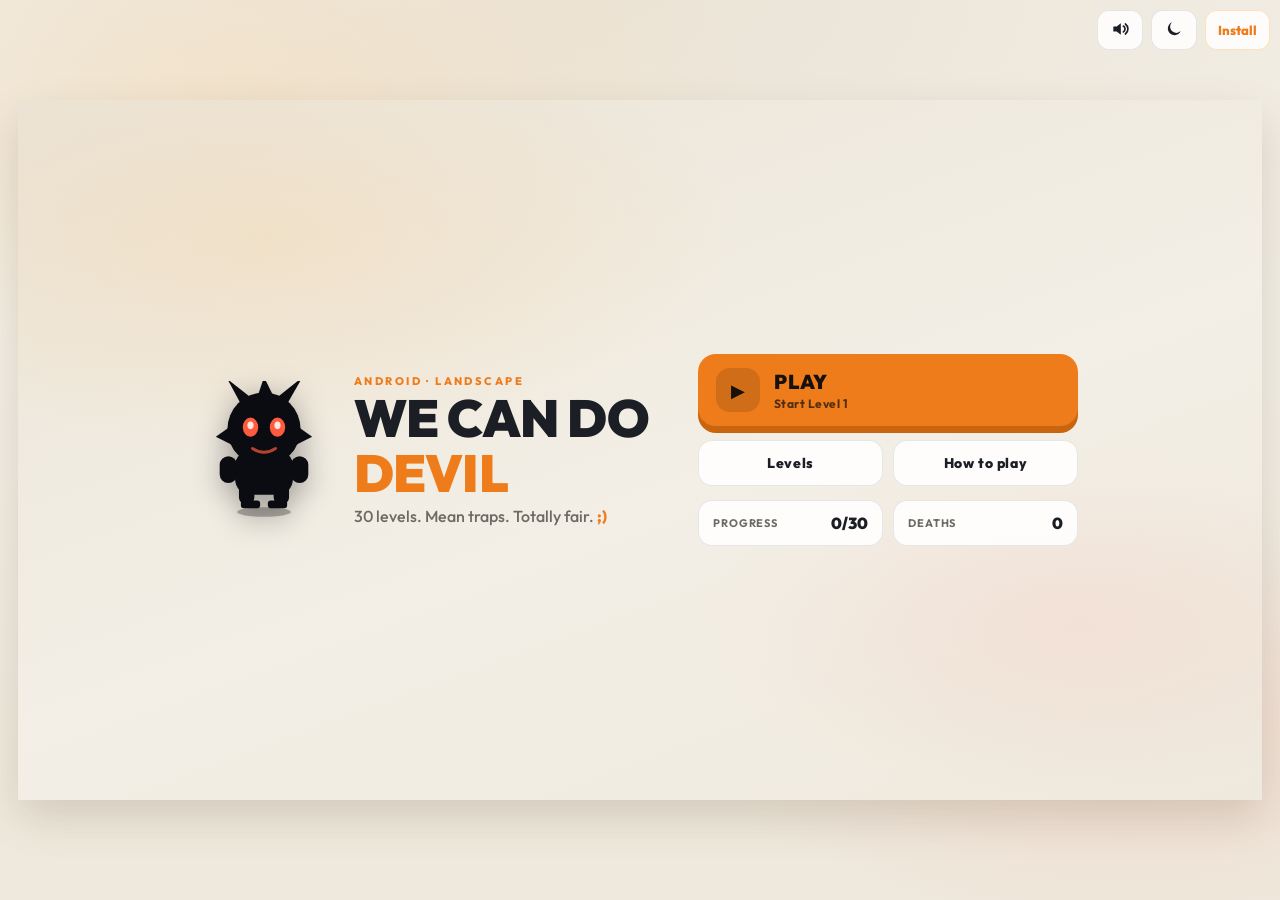
<file: index.html>
﻿<!doctype html>
<html lang="en" data-theme="dark">
  <head>
    <meta charset="UTF-8" />
    <meta name="viewport" content="width=device-width, initial-scale=1.0, maximum-scale=1.0, user-scalable=no, viewport-fit=cover" />
    <meta name="theme-color" content="#14161d" />
    <meta name="screen-orientation" content="landscape" />
    <title>We Can Do Devil</title>
    <meta name="description" content="A cute precision platformer with tricky traps and 30 levels. Landscape mobile game." />
    <meta property="og:title" content="We Can Do Devil" />
    <meta property="og:description" content="A cute precision platformer with tricky traps and 30 levels." />
    <meta property="og:type" content="website" />
    <meta name="twitter:card" content="summary_large_image" />
    <meta name="mobile-web-app-capable" content="yes" />
    <meta name="apple-mobile-web-app-capable" content="yes" />
    <meta name="apple-mobile-web-app-status-bar-style" content="black-translucent" />
    <meta name="apple-mobile-web-app-title" content="We Can Do Devil" />
    <link rel="manifest" href="./manifest.json" />
    <link rel="icon" type="image/svg+xml" href="./icon.svg" />
    <link rel="apple-touch-icon" href="./icon.svg" />
    <link rel="preconnect" href="https://fonts.googleapis.com" />
    <link rel="preconnect" href="https://fonts.gstatic.com" crossorigin />
    <link href="https://fonts.googleapis.com/css2?family=Outfit:wght@400;500;600;700;800;900&display=swap" rel="stylesheet" />
    <script type="module" crossorigin src="./assets/index-De9Zyb-N.js"></script>
    <link rel="modulepreload" crossorigin href="./assets/three.core-CCTtPcqR.js">
    <link rel="modulepreload" crossorigin href="./assets/BufferGeometryUtils-biHUlhMJ.js">
    <link rel="modulepreload" crossorigin href="./assets/HandPoses-DaabQczj.js">
    <link rel="modulepreload" crossorigin href="./assets/ThreeDisposal-ByyJ91mK.js">
    <link rel="modulepreload" crossorigin href="./assets/Pass-BI-sUX_o.js">
    <link rel="modulepreload" crossorigin href="./assets/preload-helper-DclECHGd.js">
    <link rel="modulepreload" crossorigin href="./assets/ModelLoader-D724xuoS.js">
    <link rel="modulepreload" crossorigin href="./assets/UITextInput-BegEpSxN.js">
    <link rel="modulepreload" crossorigin href="./assets/PanelMaterialFactory-B_TD-cvQ.js">
    <link rel="modulepreload" crossorigin href="./assets/three.module-2ttZKR7F.js">
    <link rel="modulepreload" crossorigin href="./assets/dist-CMedSjkm.js">
    <link rel="stylesheet" crossorigin href="./assets/index-B0c76IM-.css">
  </head>
  <body>
    <!-- Compact top tools (mobile-first) -->
    <div id="topbar">
      <button id="btn-mute" class="ic-btn" aria-label="Toggle sound" title="Sound">
        <span id="ic-mute"></span>
      </button>
      <button id="btn-theme" class="ic-btn" aria-label="Toggle theme" title="Theme">
        <span id="ic-theme"></span>
      </button>
      <button id="btn-install-apk" class="ic-btn apk-btn" aria-label="Install App" title="Install on Android">
        <span>Install</span>
      </button>
    </div>

    <div id="stage">
      <canvas id="game" width="960" height="540"></canvas>

      <!-- HUD -->
      <div id="hud" class="hidden">
        <div class="hud-left">
          <button id="hud-menu-btn" class="hud-pill-btn" title="Pause" aria-label="Pause">☰</button>
          <span id="hud-levelnum" class="pill">1</span>
          <span id="hud-levelname">NOTHING TO SEE HERE</span>
        </div>
        <div class="hud-right">
          <span class="skull" aria-hidden="true">☠</span><span id="hud-deaths">0</span>
        </div>
      </div>

      <!-- HOME / LEVELS / HOWTO -->
      <div id="menu">
        <div class="menu-shell">
          <!-- HOME -->
          <section id="panel-home" class="panel active">
            <div class="home-layout">
              <div class="home-hero">
                <div class="mascot" aria-hidden="true">
                  <svg class="mascot-svg" viewBox="0 0 128 144" width="118" height="132">
                    <ellipse cx="64" cy="136" rx="28" ry="5" fill="#000" opacity="0.28"/>
                    <g fill="#0B0C12">
                      <g class="mascot-leg mascot-leg-l">
                        <rect x="38" y="100" width="16" height="28" rx="7"/>
                        <rect x="40" y="124" width="20" height="8" rx="3"/>
                      </g>
                      <g class="mascot-leg mascot-leg-r">
                        <rect x="74" y="100" width="16" height="28" rx="7"/>
                        <rect x="68" y="124" width="20" height="8" rx="3"/>
                      </g>
                      <rect x="34" y="72" width="60" height="46" rx="16"/>
                      <g class="mascot-arm mascot-arm-l">
                        <rect x="18" y="78" width="18" height="28" rx="9"/>
                      </g>
                      <g class="mascot-arm mascot-arm-r">
                        <rect x="92" y="78" width="18" height="28" rx="9"/>
                      </g>
                      <circle cx="64" cy="50" r="38"/>
                      <path d="M40 24 L26 -2 L54 20Z"/>
                      <path d="M88 24 L104 -4 L74 20Z"/>
                      <path d="M58 14 L64 -4 L74 16Z"/>
                      <path d="M28 48 L14 58 L30 66Z"/>
                      <path d="M100 48 L114 58 L98 66Z"/>
                    </g>
                    <ellipse cx="50" cy="48" rx="8" ry="10" fill="#FF5A3D"/>
                    <ellipse cx="78" cy="48" rx="8" ry="10" fill="#FF5A3D"/>
                    <ellipse cx="50" cy="46" rx="3.2" ry="4" fill="#FFE8DE"/>
                    <ellipse cx="78" cy="46" rx="3.2" ry="4" fill="#FFE8DE"/>
                    <path d="M52 70 Q64 78 76 70" fill="none" stroke="#FF5A3D" stroke-width="3" stroke-linecap="round" opacity="0.7"/>
                  </svg>
                </div>
                <div class="home-copy">
                  <p class="brand-kicker">ANDROID · LANDSCAPE</p>
                  <h1 class="title"><span class="t-brand">WE CAN DO</span><span class="t-devil">DEVIL</span></h1>
                  <p class="subtitle">30 levels. Mean traps. Totally fair. <span class="wink">;)</span></p>
                </div>
              </div>

              <div class="home-actions">
                <button id="play-btn" class="cta-play">
                  <span class="cta-play-icon" aria-hidden="true">▶</span>
                  <span class="cta-play-text">
                    <strong id="play-label">PLAY</strong>
                    <small id="play-sub">Level 1</small>
                  </span>
                </button>

                <div class="home-secondary">
                  <button id="btn-levels" class="chip-btn" type="button">Levels</button>
                  <button id="btn-howto" class="chip-btn" type="button">How to play</button>
                </div>

                <div class="home-stats">
                  <div class="stat-pill"><span>Progress</span><strong id="stat-progress">0/30</strong></div>
                  <div class="stat-pill"><span>Deaths</span><strong id="menu-deaths">0</strong></div>
                </div>
              </div>
            </div>
          </section>

          <!-- LEVELS -->
          <section id="panel-levels" class="panel">
            <div class="panel-bar">
              <button id="levels-back" class="back-btn" type="button" aria-label="Back">←</button>
              <div class="panel-bar-copy">
                <h2>Choose Level</h2>
                <p id="levels-hint">Cleared levels glow amber. Locked levels stay closed.</p>
              </div>
              <div class="stat-pill compact"><span>Done</span><strong id="stat-progress-levels">0/30</strong></div>
            </div>
            <div id="level-grid" class="level-grid"></div>
            <p class="levels-foot">Tap any unlocked level to jump in.</p>
          </section>

          <!-- HOW TO PLAY -->
          <section id="panel-howto" class="panel">
            <div class="panel-bar">
              <button id="howto-back" class="back-btn" type="button" aria-label="Back">←</button>
              <div class="panel-bar-copy">
                <h2>How to play</h2>
                <p>Phone on its side. Fingers do the rest.</p>
              </div>
            </div>
            <div class="howto-grid">
              <div class="howto-card">
                <div class="howto-icon">◀ ▶</div>
                <h3>Move</h3>
                <p>Left side arrows move Pip.</p>
              </div>
              <div class="howto-card">
                <div class="howto-icon">▲</div>
                <h3>Jump</h3>
                <p>Right big button to jump.</p>
              </div>
              <div class="howto-card">
                <div class="howto-icon">↻</div>
                <h3>Restart</h3>
                <p>Instant restart when a trap wins.</p>
              </div>
              <div class="howto-card">
                <div class="howto-icon">🚪</div>
                <h3>Goal</h3>
                <p>Reach the exit door. Trust nothing.</p>
              </div>
            </div>
            <button id="howto-play" class="primary-btn howto-cta" type="button">Got it — Play</button>
            <p class="legal-links">
              <a href="/privacy.html" target="_blank" rel="noopener">Privacy Policy</a>
              · Original game · Not affiliated with other titles
            </p>
          </section>
        </div>
      </div>

      <!-- PAUSE -->
      <div id="pause-modal" class="hidden">
        <div class="pause-box">
          <h2>Paused</h2>
          <p>The portal is still waiting… probably.</p>
          <div class="pause-actions">
            <button id="pause-resume-btn" class="primary-btn">Resume</button>
            <button id="pause-restart-btn" class="secondary-btn">Restart Level</button>
            <button id="pause-menu-btn" class="outline-btn">Home</button>
          </div>
        </div>
      </div>

      <!-- END SCREEN -->
      <div id="end-screen" class="hidden">
        <div class="menu-shell end-shell">
          <div class="mascot" aria-hidden="true">
            <svg class="mascot-svg" viewBox="0 0 128 144" width="96" height="108">
              <g fill="#2A2C35">
                <rect x="40" y="106" width="20" height="22" rx="6"/>
                <rect x="68" y="106" width="20" height="22" rx="6"/>
                <rect x="34" y="74" width="60" height="46" rx="16"/>
                <rect x="22" y="80" width="18" height="26" rx="9"/>
                <rect x="88" y="80" width="18" height="26" rx="9"/>
                <circle cx="64" cy="52" r="38"/>
                <path d="M40 26 L30 2 L54 22Z"/>
                <path d="M88 26 L100 0 L74 22Z"/>
              </g>
              <rect x="42" y="108" width="16" height="18" rx="5" fill="#E89A28"/>
              <rect x="70" y="108" width="16" height="18" rx="5" fill="#E89A28"/>
              <rect x="38" y="78" width="52" height="40" rx="14" fill="#FFC14D"/>
              <rect x="62" y="86" width="22" height="26" rx="8" fill="#E89A28"/>
              <rect x="26" y="84" width="14" height="22" rx="7" fill="#FFC14D"/>
              <rect x="88" y="84" width="14" height="22" rx="7" fill="#FFC14D"/>
              <circle cx="64" cy="52" r="34" fill="#FFC14D"/>
              <path d="M70 42 A22 22 0 0 1 86 62 L70 56 Z" fill="#E89A28"/>
              <path d="M44 28 L36 8 L52 24Z" fill="#FF6B45"/>
              <path d="M84 28 L94 6 L76 24Z" fill="#FF6B45"/>
              <circle cx="52" cy="48" r="9" fill="#fff"/>
              <circle cx="78" cy="48" r="9" fill="#fff"/>
              <circle cx="54" cy="49" r="4.2" fill="#2A2C35"/>
              <circle cx="80" cy="49" r="4.2" fill="#2A2C35"/>
              <rect x="58" y="58" width="12" height="9" rx="3" fill="#FF6B45"/>
              <path d="M54 72 Q64 78 74 72" fill="none" stroke="#2A2C35" stroke-width="3" stroke-linecap="round"/>
            </svg>
          </div>
          <h1 class="end-title">YOU BEAT<br />THE DEVIL</h1>
          <p class="end-sub">…or Pip let you win on purpose.</p>
          <p class="end-stats">You died <span id="end-deaths">0</span> times across 30 levels.<br /><strong id="end-roast"></strong></p>
          <div class="menu-buttons">
            <button id="end-play-again-btn" class="cta-play compact">Play Again</button>
            <button id="end-menu-btn" class="chip-btn">Home</button>
          </div>
        </div>
      </div>
    </div>

    <!-- TOUCH CONTROLS -->
    <div id="touch-controls" class="hidden">
      <div class="tc-group tc-move">
        <button id="tc-left" class="tc-btn" aria-label="Move left">
          <svg viewBox="0 0 24 24" width="30" height="30"><path d="M15 5 L7 12 L15 19" fill="none" stroke="currentColor" stroke-width="3.2" stroke-linecap="round" stroke-linejoin="round"/></svg>
        </button>
        <button id="tc-right" class="tc-btn" aria-label="Move right">
          <svg viewBox="0 0 24 24" width="30" height="30"><path d="M9 5 L17 12 L9 19" fill="none" stroke="currentColor" stroke-width="3.2" stroke-linecap="round" stroke-linejoin="round"/></svg>
        </button>
      </div>
      <div class="tc-group tc-actions">
        <button id="tc-restart" class="tc-btn tc-small" aria-label="Restart level">
          <svg viewBox="0 0 24 24" width="22" height="22"><path d="M4 12 a8 8 0 1 1 2.4 5.7 M4 12 V6 M4 12 H10" fill="none" stroke="currentColor" stroke-width="2.6" stroke-linecap="round" stroke-linejoin="round"/></svg>
        </button>
        <button id="tc-jump" class="tc-btn tc-jump" aria-label="Jump">
          <svg viewBox="0 0 24 24" width="36" height="36"><path d="M5 15 L12 7 L19 15" fill="none" stroke="currentColor" stroke-width="3.2" stroke-linecap="round" stroke-linejoin="round"/></svg>
        </button>
      </div>
    </div>

    <div id="rotate-hint">↻ Turn your phone sideways to play</div>

  </body>
</html>
</file>
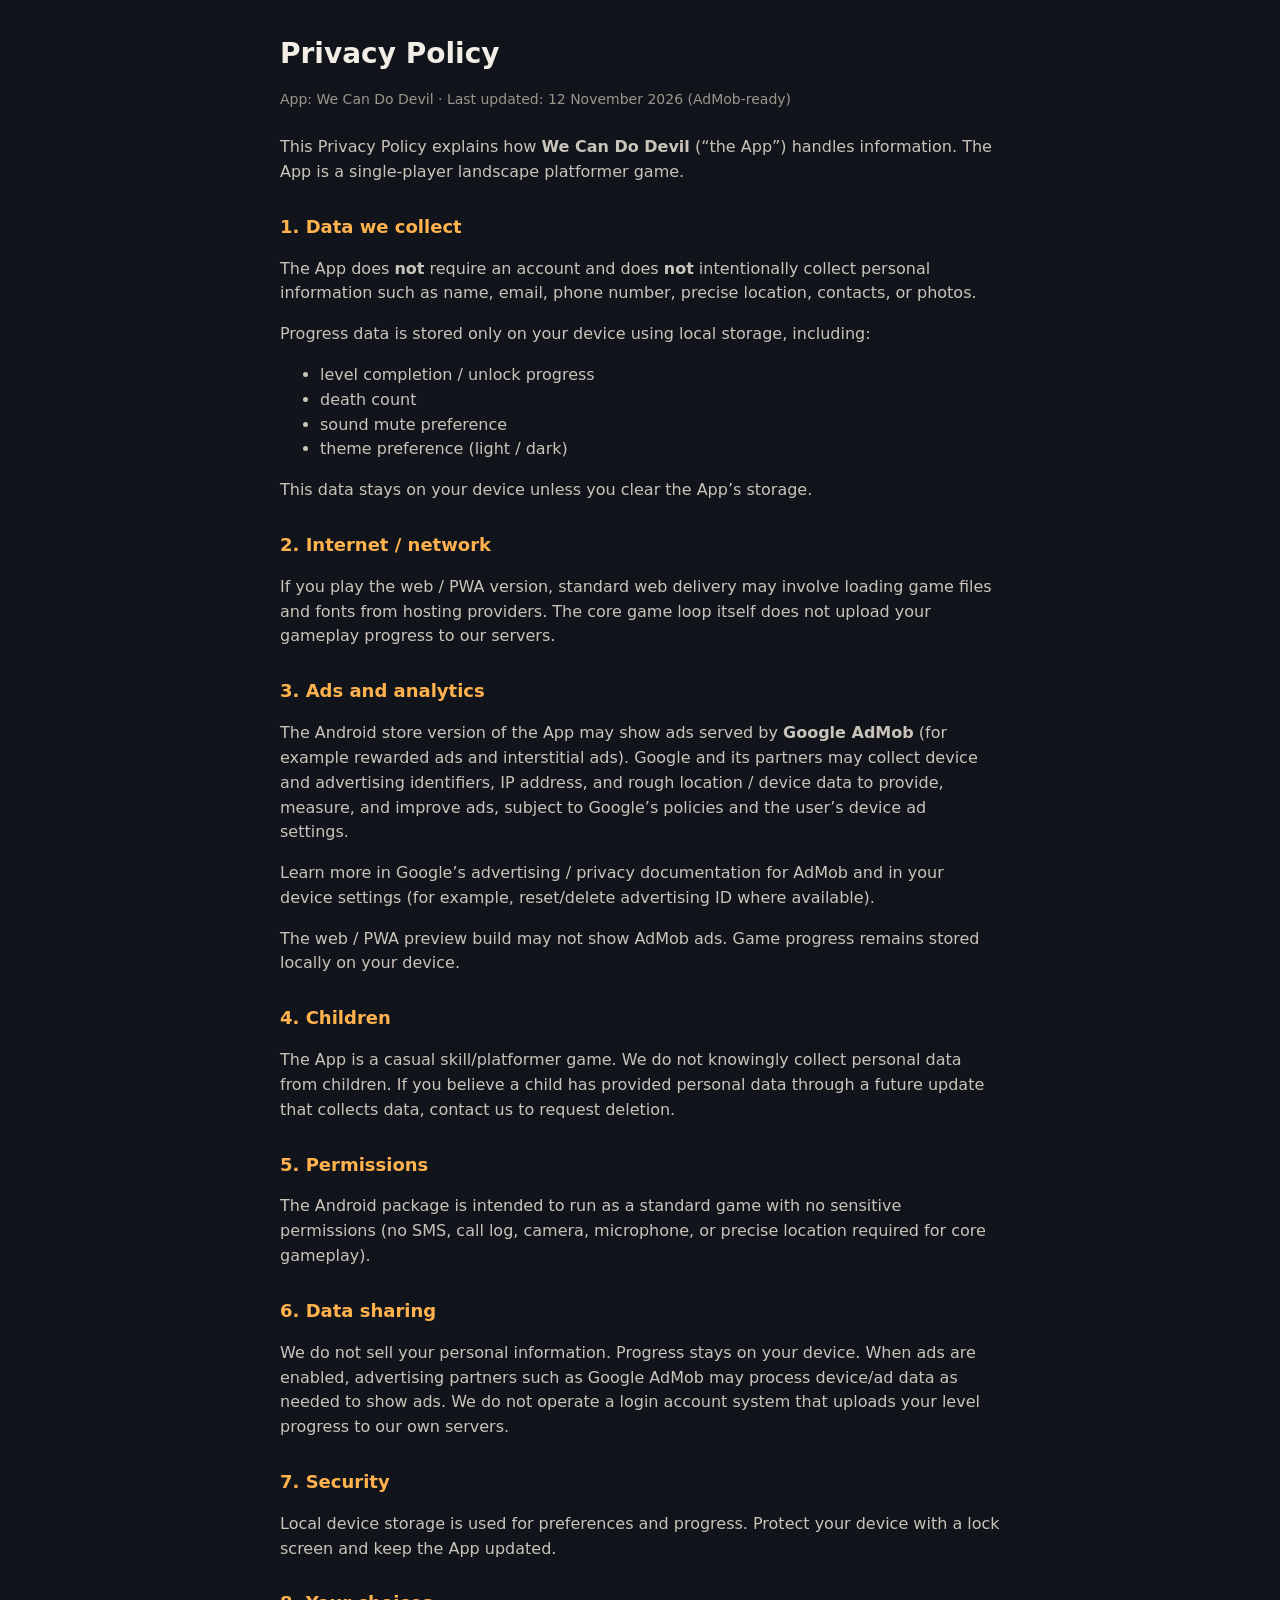
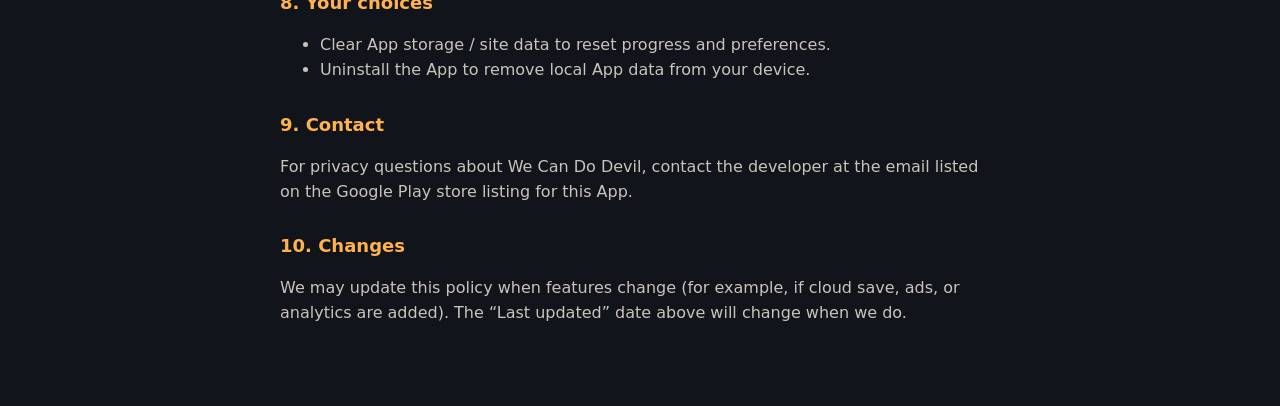
<file: privacy.html>
<!doctype html>
<html lang="en">
  <head>
    <meta charset="UTF-8" />
    <meta name="viewport" content="width=device-width, initial-scale=1" />
    <title>Privacy Policy — We Can Do Devil</title>
    <style>
      body {
        margin: 0;
        font-family: system-ui, -apple-system, Segoe UI, sans-serif;
        background: #12141b;
        color: #f2eee6;
        line-height: 1.55;
      }
      main {
        max-width: 720px;
        margin: 0 auto;
        padding: 32px 20px 64px;
      }
      h1 { font-size: 28px; margin: 0 0 8px; }
      h2 { font-size: 18px; margin: 28px 0 8px; color: #ffb24d; }
      p, li { color: #c9c4ba; }
      a { color: #ffb24d; }
      .meta { color: #9a968d; font-size: 14px; margin-bottom: 24px; }
    </style>
  </head>
  <body>
    <main>
      <h1>Privacy Policy</h1>
      <p class="meta">App: We Can Do Devil · Last updated: 12 November 2026 (AdMob-ready)</p>

      <p>
        This Privacy Policy explains how <strong>We Can Do Devil</strong> (“the App”)
        handles information. The App is a single-player landscape platformer game.
      </p>

      <h2>1. Data we collect</h2>
      <p>
        The App does <strong>not</strong> require an account and does
        <strong>not</strong> intentionally collect personal information such as name,
        email, phone number, precise location, contacts, or photos.
      </p>
      <p>Progress data is stored only on your device using local storage, including:</p>
      <ul>
        <li>level completion / unlock progress</li>
        <li>death count</li>
        <li>sound mute preference</li>
        <li>theme preference (light / dark)</li>
      </ul>
      <p>This data stays on your device unless you clear the App’s storage.</p>

      <h2>2. Internet / network</h2>
      <p>
        If you play the web / PWA version, standard web delivery may involve loading
        game files and fonts from hosting providers. The core game loop itself does not
        upload your gameplay progress to our servers.
      </p>

      <h2>3. Ads and analytics</h2>
      <p>
        The Android store version of the App may show ads served by
        <strong>Google AdMob</strong> (for example rewarded ads and interstitial ads).
        Google and its partners may collect device and advertising identifiers, IP address,
        and rough location / device data to provide, measure, and improve ads, subject to
        Google’s policies and the user’s device ad settings.
      </p>
      <p>
        Learn more in Google’s advertising / privacy documentation for AdMob and in your
        device settings (for example, reset/delete advertising ID where available).
      </p>
      <p>
        The web / PWA preview build may not show AdMob ads. Game progress remains stored
        locally on your device.
      </p>

      <h2>4. Children</h2>
      <p>
        The App is a casual skill/platformer game. We do not knowingly collect personal
        data from children. If you believe a child has provided personal data through
        a future update that collects data, contact us to request deletion.
      </p>

      <h2>5. Permissions</h2>
      <p>
        The Android package is intended to run as a standard game with no sensitive
        permissions (no SMS, call log, camera, microphone, or precise location required
        for core gameplay).
      </p>

      <h2>6. Data sharing</h2>
      <p>
        We do not sell your personal information. Progress stays on your device.
        When ads are enabled, advertising partners such as Google AdMob may process
        device/ad data as needed to show ads. We do not operate a login account system
        that uploads your level progress to our own servers.
      </p>

      <h2>7. Security</h2>
      <p>
        Local device storage is used for preferences and progress. Protect your device
        with a lock screen and keep the App updated.
      </p>

      <h2>8. Your choices</h2>
      <ul>
        <li>Clear App storage / site data to reset progress and preferences.</li>
        <li>Uninstall the App to remove local App data from your device.</li>
      </ul>

      <h2>9. Contact</h2>
      <p>
        For privacy questions about We Can Do Devil, contact the developer at the email
        listed on the Google Play store listing for this App.
      </p>

      <h2>10. Changes</h2>
      <p>
        We may update this policy when features change (for example, if cloud save,
        ads, or analytics are added). The “Last updated” date above will change when
        we do.
      </p>
    </main>
  </body>
</html>
</file>
<file: assets/index-B0c76IM-.css>
:root,[data-theme=dark]{--bg:#12141b;--bg2:#1a1e28;--stage:#0c0e13;--fg:#f2eee6;--muted:#9a968d;--line:#f2eee61f;--panel:#1c202ac7;--glass:#161922d1;--accent:#ffb24d;--accent-press:#d98a26;--danger:#ff5d52;--ink:#1d2030;--shadow:0 18px 50px #0000008c}[data-theme=light]{--bg:#f3efe6;--bg2:#ebe4d7;--stage:#efe9dd;--fg:#1c1e26;--muted:#6b6a63;--line:#1c1e261a;--panel:#ffffffe0;--glass:#ffffffd6;--accent:#ef7c1b;--accent-press:#c9650f;--danger:#e5463c;--ink:#1d2030;--shadow:0 18px 42px #5a462d2e}*{box-sizing:border-box;-webkit-tap-highlight-color:transparent}html,body{background:var(--stage);width:100%;height:100%;color:var(--fg);-webkit-user-select:none;user-select:none;margin:0;padding:0;font-family:Outfit,system-ui,-apple-system,Segoe UI,sans-serif;overflow:hidden}body{background:radial-gradient(ellipse 90% 70% at 18% 12%, #ffb24d1f, transparent 46%), radial-gradient(ellipse 80% 60% at 88% 80%, #ff5d5214, transparent 42%), radial-gradient(ellipse 120% 90% at 50% 0%, var(--bg2) 0%, var(--bg) 58%, var(--stage) 100%);justify-content:center;align-items:center;min-height:100dvh;display:flex}xb-simulator-instructions,.simulator-instructions,div[class*=instructions],div[class*=simulator-ui]{display:none!important}body.mobile-2d{background:radial-gradient(ellipse 90% 70% at 18% 12%, #ffb24d24, transparent 46%), radial-gradient(ellipse 80% 60% at 88% 80%, #ff5d521a, transparent 42%), radial-gradient(ellipse 120% 90% at 50% 0%, var(--bg2) 0%, var(--bg) 58%, var(--stage) 100%)}#stage{z-index:10;pointer-events:none;justify-content:center;align-items:center;width:100vw;height:100dvh;display:flex;position:fixed;inset:0}#stage>*{pointer-events:auto}canvas#game{background:var(--bg);box-shadow:var(--shadow);image-rendering:-webkit-optimize-contrast;touch-action:none;z-index:1;border-radius:14px;display:block}@media (pointer:coarse),(width<=900px){canvas#game{box-shadow:none;border-radius:0}}.hidden{display:none!important}#topbar{top:max(10px, env(safe-area-inset-top));right:max(10px, env(safe-area-inset-right));z-index:50;gap:8px;display:flex;position:fixed}.ic-btn{border:1px solid var(--line);background:var(--glass);-webkit-backdrop-filter:blur(12px);min-width:40px;height:40px;color:var(--fg);cursor:pointer;border-radius:12px;justify-content:center;align-items:center;padding:0 12px;font-family:inherit;font-size:13px;font-weight:800;transition:transform .12s,border-color .2s,color .2s;display:inline-flex}.ic-btn:active{transform:scale(.94)}.apk-btn{color:var(--accent);border-color:#ffb24d59}#hud{width:100%;padding:max(12px, env(safe-area-inset-top)) max(16px, env(safe-area-inset-right)) 12px max(16px, env(safe-area-inset-left));pointer-events:none;z-index:20;justify-content:space-between;align-items:flex-start;font-weight:700;display:flex;position:absolute;inset:0 auto auto 0}.hud-left{pointer-events:auto;align-items:center;gap:10px;min-width:0;display:flex}.hud-pill-btn{border:1px solid var(--line);background:var(--glass);width:40px;height:40px;color:var(--fg);cursor:pointer;border-radius:12px;place-items:center;font-size:16px;display:grid}.pill{background:var(--accent);color:#16110a;border-radius:10px;place-items:center;min-width:34px;height:34px;padding:0 10px;font-size:15px;font-weight:900;display:inline-grid}#hud-levelname{letter-spacing:.06em;color:var(--fg);text-transform:uppercase;opacity:.9;white-space:nowrap;text-overflow:ellipsis;max-width:min(42vw,280px);font-size:13px;overflow:hidden}.hud-right{background:var(--glass);border:1px solid var(--line);border-radius:12px;align-items:center;gap:8px;padding:8px 12px;font-size:15px;display:flex}.skull{color:var(--danger);font-size:16px}#menu,#end-screen,#pause-modal{z-index:25;background:radial-gradient(ellipse 70% 55% at 20% 20%, #ffb24d24, transparent 55%), radial-gradient(ellipse 60% 50% at 85% 75%, #ff5d5214, transparent 50%), linear-gradient(160deg, var(--bg2), var(--bg) 55%, var(--stage));justify-content:center;align-items:center;animation:.28s fade;display:flex;position:absolute;inset:0;overflow:hidden}@keyframes fade{0%{opacity:0;transform:scale(.985)}to{opacity:1;transform:scale(1)}}.menu-shell,.end-shell{width:min(920px,100%);height:min(100%,100dvh);padding:max(18px, env(safe-area-inset-top)) max(22px, env(safe-area-inset-right)) max(18px, env(safe-area-inset-bottom)) max(22px, env(safe-area-inset-left));flex-direction:column;justify-content:center;display:flex}.panel{flex-direction:column;justify-content:center;width:100%;height:100%;animation:.22s fade;display:none}.panel.active{display:flex}.home-layout{grid-template-columns:1.15fr .95fr;align-items:center;gap:clamp(16px,3vw,36px);width:100%;display:grid}.home-hero{align-items:center;gap:clamp(14px,2.4vw,28px);min-width:0;display:flex}.mascot{flex:none;animation:3.4s ease-in-out infinite bob}.mascot-svg{filter:drop-shadow(0 8px 14px #00000052);image-rendering:auto;width:clamp(92px,15vw,124px);height:auto;display:block}@keyframes bob{0%,to{transform:translateY(0)rotate(-1.5deg)}50%{transform:translateY(-7px)rotate(1.8deg)}}.mascot-leg{transform-box:fill-box;transform-origin:50% 0}.mascot-leg-l{animation:.55s ease-in-out infinite mascot-step-l}.mascot-leg-r{animation:.55s ease-in-out infinite mascot-step-r}.mascot-arm{transform-box:fill-box;transform-origin:50% 0}.mascot-arm-l{animation:.55s ease-in-out infinite mascot-arm-l}.mascot-arm-r{animation:.55s ease-in-out infinite mascot-arm-r}@keyframes mascot-step-l{0%,to{transform:rotate(-14deg)translateY(0)}50%{transform:rotate(16deg)translateY(-6px)}}@keyframes mascot-step-r{0%,to{transform:rotate(16deg)translateY(-6px)}50%{transform:rotate(-14deg)translateY(0)}}@keyframes mascot-arm-l{0%,to{transform:rotate(12deg)}50%{transform:rotate(-14deg)}}@keyframes mascot-arm-r{0%,to{transform:rotate(-14deg)}50%{transform:rotate(12deg)}}.home-copy{text-align:left;min-width:0}.brand-kicker{letter-spacing:.18em;color:var(--accent);margin:0 0 6px;font-size:11px;font-weight:800}.title{letter-spacing:-.01em;flex-wrap:wrap;gap:6px 10px;margin:0 0 8px;font-size:clamp(28px,5.2vw,52px);font-weight:900;line-height:.95;display:flex}.t-brand{color:var(--fg)}.t-devil{color:var(--accent)}.subtitle{color:var(--muted);max-width:34ch;margin:0;font-size:clamp(13px,1.8vw,16px);font-weight:500}.wink{color:var(--accent);font-weight:800}.home-actions{flex-direction:column;align-items:stretch;gap:14px;display:flex}.cta-play{background:var(--accent);color:#16110a;width:100%;box-shadow:0 7px 0 var(--accent-press);cursor:pointer;text-align:left;border:none;border-radius:18px;align-items:center;gap:14px;padding:14px 18px;font-family:inherit;transition:transform .1s,box-shadow .1s;display:flex}.cta-play:active{box-shadow:0 3px 0 var(--accent-press);transform:translateY(4px)}.cta-play.compact{text-align:center;justify-content:center;width:auto;min-width:180px}.cta-play-icon{background:#16110a24;border-radius:14px;flex:none;place-items:center;width:44px;height:44px;font-size:18px;display:grid}.cta-play-text{flex-direction:column;gap:2px;display:flex}.cta-play-text strong{letter-spacing:.04em;font-size:20px;font-weight:900}.cta-play-text small{opacity:.72;letter-spacing:.04em;font-size:12px;font-weight:700}.home-secondary{grid-template-columns:1fr 1fr;gap:10px;display:grid}.chip-btn,.secondary-btn,.primary-btn,.outline-btn,.back-btn{cursor:pointer;font-family:inherit}.chip-btn{border:1px solid var(--line);background:var(--panel);height:46px;color:var(--fg);letter-spacing:.04em;border-radius:14px;font-size:14px;font-weight:800;transition:border-color .15s,color .15s,transform .1s}.chip-btn:active{transform:scale(.97)}.home-stats{grid-template-columns:1fr 1fr;gap:10px;display:grid}.stat-pill{background:var(--panel);border:1px solid var(--line);border-radius:14px;justify-content:space-between;align-items:center;gap:10px;padding:12px 14px;display:flex}.stat-pill span{letter-spacing:.08em;text-transform:uppercase;color:var(--muted);font-size:11px;font-weight:700}.stat-pill strong{color:var(--fg);font-size:16px;font-weight:900}.stat-pill.compact{min-width:92px;padding:8px 12px}.panel-bar{align-items:center;gap:12px;margin-bottom:14px;display:flex}.back-btn{border:1px solid var(--line);background:var(--panel);width:44px;height:44px;color:var(--fg);border-radius:14px;flex:none;font-size:20px;font-weight:800}.panel-bar-copy{text-align:left;flex:1;min-width:0}.panel-bar-copy h2{margin:0;font-size:22px;font-weight:900}.panel-bar-copy p{color:var(--muted);margin:2px 0 0;font-size:13px}.level-grid{grid-template-columns:repeat(10,minmax(0,1fr));gap:8px;width:100%;max-height:min(52vh,280px);padding:2px;display:grid;overflow:auto}.level-grid button{aspect-ratio:1;color:var(--fg);background:var(--panel);border:1px solid var(--line);cursor:pointer;border-radius:12px;place-items:center;font-family:inherit;font-size:14px;font-weight:800;transition:transform .1s,border-color .15s,background .15s;display:grid;position:relative}.level-grid button:active:not(:disabled){transform:scale(.94)}.level-grid button:disabled{opacity:.34;cursor:not-allowed}.level-grid button.done{background:var(--accent);border-color:var(--accent);color:#16110a}.level-grid button.current{border-color:var(--accent);box-shadow:inset 0 0 0 2px #ffb24d59}.level-grid button .lock{opacity:.8;font-size:11px}.levels-foot{color:var(--muted);text-align:left;margin:12px 0 0;font-size:12px}.howto-grid{grid-template-columns:repeat(4,minmax(0,1fr));gap:10px;margin-bottom:16px;display:grid}.howto-card{background:var(--panel);border:1px solid var(--line);text-align:left;border-radius:16px;padding:14px 12px}.howto-icon{color:var(--accent);margin-bottom:8px;font-size:18px;font-weight:900}.howto-card h3{margin:0 0 4px;font-size:15px;font-weight:800}.howto-card p{color:var(--muted);margin:0;font-size:12px;line-height:1.4}.howto-cta{align-self:flex-start;min-width:180px}.legal-links{color:var(--muted);text-align:left;margin:12px 0 0;font-size:12px}.legal-links a{color:var(--accent);font-weight:700;text-decoration:none}.primary-btn{letter-spacing:.04em;color:#16110a;background:var(--accent);box-shadow:0 5px 0 var(--accent-press);border:none;border-radius:14px;padding:12px 22px;font-size:15px;font-weight:800}.primary-btn:active{box-shadow:0 2px 0 var(--accent-press);transform:translateY(3px)}.secondary-btn{color:var(--fg);background:var(--panel);border:1px solid var(--line);border-radius:14px;padding:12px 18px;font-size:14px;font-weight:800}.outline-btn{color:var(--muted);border:1px solid var(--line);background:0 0;border-radius:12px;padding:11px;font-weight:700}.pause-box{background:var(--bg2);border:1px solid var(--line);text-align:center;width:min(360px,92vw);box-shadow:var(--shadow);border-radius:18px;padding:28px 32px}.pause-box h2{color:var(--accent);margin:0 0 6px;font-size:28px;font-weight:900}.pause-box p{color:var(--muted);margin:0 0 20px;font-size:14px}.pause-actions{flex-direction:column;gap:10px;display:flex}.end-shell{text-align:center;align-items:center;gap:8px}.end-title{color:var(--accent);margin:0;font-size:clamp(34px,7vw,64px);font-weight:900;line-height:.92}.end-sub{color:var(--muted);margin:0;font-size:15px}.end-stats{color:var(--fg);max-width:420px;margin:8px 0 12px;font-size:14px;line-height:1.5}.menu-buttons{flex-wrap:wrap;justify-content:center;gap:10px;display:flex}#touch-controls{z-index:35;pointer-events:none;padding:0 max(18px, env(safe-area-inset-right)) max(16px, env(safe-area-inset-bottom)) max(18px, env(safe-area-inset-left));justify-content:space-between;align-items:flex-end;display:flex;position:fixed;inset:0}.tc-group{align-items:flex-end;gap:14px;display:flex}.tc-actions{align-items:center}.tc-btn{pointer-events:auto;border:1.5px solid var(--line);background:var(--glass);-webkit-backdrop-filter:blur(8px);width:64px;height:64px;color:var(--fg);touch-action:none;border-radius:50%;place-items:center;display:grid}.tc-btn.held,.tc-btn:active{background:var(--accent);color:#16110a;border-color:var(--accent);transform:scale(.94)}.tc-jump{width:78px;height:78px}.tc-small{opacity:.92;width:48px;height:48px}#rotate-hint{z-index:80;text-align:center;letter-spacing:.02em;color:var(--fg);pointer-events:none;background:#0c0e13eb;place-items:center;padding:24px;font-size:18px;font-weight:800;display:none;position:fixed;inset:0}#rotate-hint.show{display:grid}@media (orientation:portrait) and (width<=900px){.home-layout{grid-template-columns:1fr;align-content:center;gap:18px}.home-hero{text-align:center;flex-direction:column}.home-copy{text-align:center}.title{justify-content:center}.subtitle{margin-inline:auto}.howto-grid{grid-template-columns:1fr 1fr}.level-grid{grid-template-columns:repeat(6,minmax(0,1fr))}}@media (orientation:landscape) and (height<=520px){.mascot-svg{width:clamp(78px,14vh,110px)}.title{font-size:clamp(24px,6.5vh,40px)}.cta-play{border-radius:16px;padding:10px 14px}.cta-play-icon{width:38px;height:38px}.cta-play-text strong{font-size:17px}.chip-btn,.back-btn{height:40px}.level-grid{grid-template-columns:repeat(10,minmax(0,1fr));gap:6px;max-height:min(58vh,220px)}.howto-grid{gap:8px}.howto-card{padding:10px}#hud-levelname{display:none}}@media (width>=901px){.brand-kicker{letter-spacing:.22em}}
</file>
